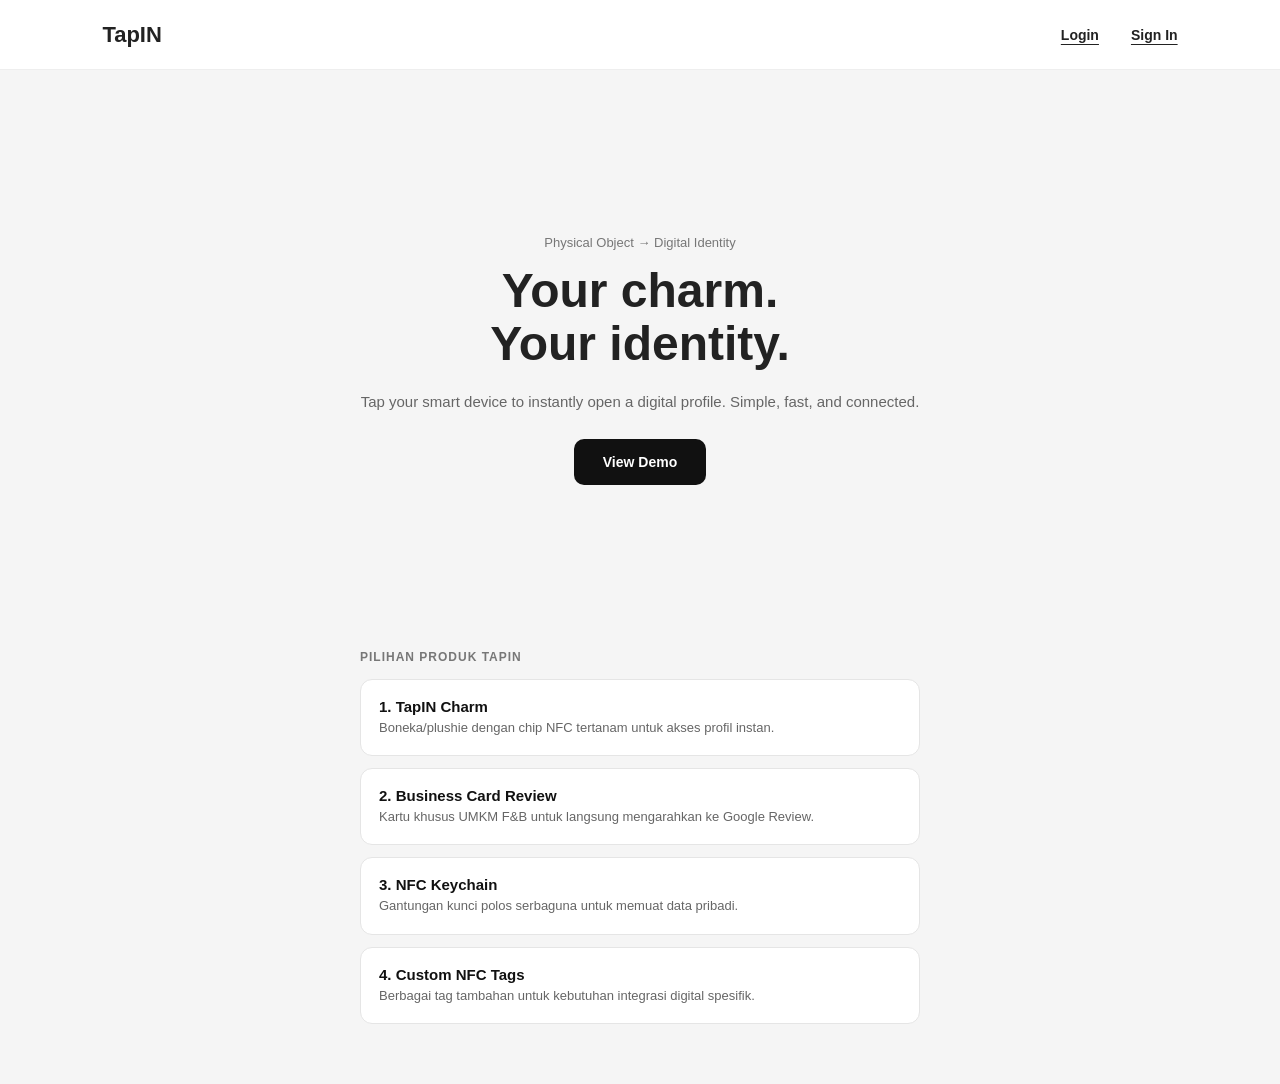
<file: index.html>
<!DOCTYPE html>
<html lang="en">
<head>
    <meta charset="UTF-8">
    <meta name="viewport" content="width=device-width, initial-scale=1.0">
    <title>TapIN</title>
    <link rel="stylesheet" href="style.css">
</head>
<body>

    <header class="navbar">
        <div class="logo">TapIN</div>
        <nav class="actions home-account-links" aria-label="Akun">
            <a href="account.html">Login</a>
            <a href="account.html?mode=register">Sign In</a>
        </nav>
    </header>

    <main class="hero">
        <div class="hero-content">
            <p class="tagline">Physical Object → Digital Identity</p>
            <h1>Your charm.<br>Your identity.</h1>
            <p class="description">
                Tap your smart device to instantly open a digital profile.
                Simple, fast, and connected.
            </p>
            <a href="profile.html?id=FTH003" class="button">View Demo</a>
        </div>
    </main>

    <section class="products-section">
        <h2>Pilihan Produk TapIN</h2>
        <div class="products-grid">
            <div class="product-card">
                <h3>1. TapIN Charm</h3>
                <p>Boneka/plushie dengan chip NFC tertanam untuk akses profil instan.</p>
            </div>
            <div class="product-card">
                <h3>2. Business Card Review</h3>
                <p>Kartu khusus UMKM F&B untuk langsung mengarahkan ke Google Review.</p>
            </div>
            <div class="product-card">
                <h3>3. NFC Keychain</h3>
                <p>Gantungan kunci polos serbaguna untuk memuat data pribadi.</p>
            </div>
            <div class="product-card">
                <h3>4. Custom NFC Tags</h3>
                <p>Berbagai tag tambahan untuk kebutuhan integrasi digital spesifik.</p>
            </div>
        </div>
    </section>


</body>
</html>
</file>
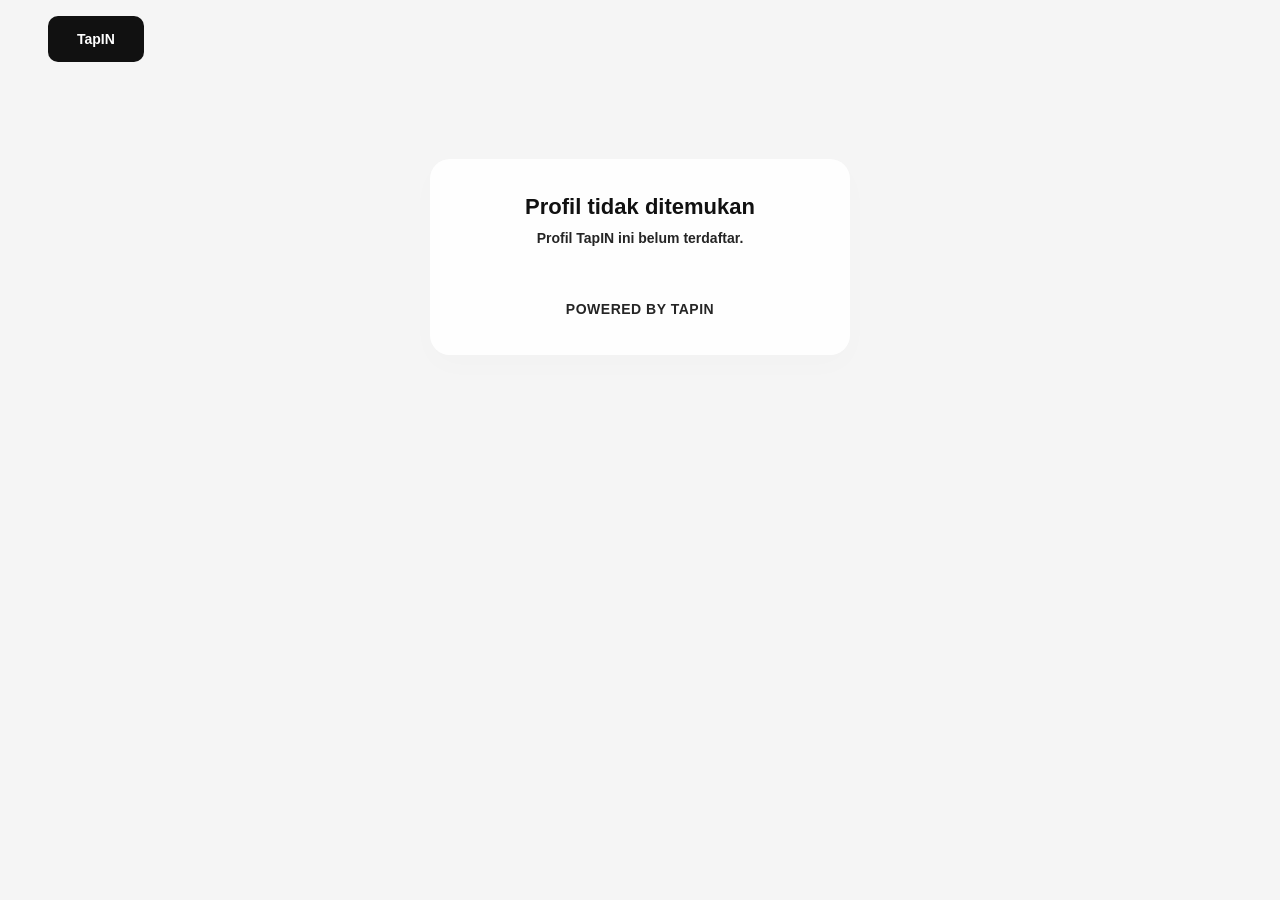
<file: profile.html>
<!doctype html>
<html lang="id">
<head>
    <meta charset="utf-8">
    <meta name="viewport" content="width=device-width, initial-scale=1">
    <title>Profil | TapIN</title>
    <link rel="stylesheet" href="/style.css">
</head>
<body class="profile-page">
    <nav class="profile-nav" aria-label="Navigasi profil">
        <a class="button" href="/">TapIN</a>
        <a class="button" id="profile-login" href="/account.html" hidden>Login</a>
        <div class="actions" id="profile-actions" hidden>
            <button class="button" type="button" id="edit-profile">Edit profil</button>
            <button class="secondary" type="button" id="logout">Logout</button>
        </div>
    </nav>
    <main class="profile-container">
        <div class="profile-card">
            <img id="profileImage" alt="Foto profil" class="profile-image" hidden>
            <h1 id="profileName">Memuat profil…</h1>
            <p id="profileBio"></p>
            <div id="links" class="links"></div>
            <p class="powered">Powered by TapIN</p>
        </div>
    </main>
    <p id="profile-status" role="status"></p>
    <dialog id="profile-editor" aria-labelledby="editor-title">
        <form id="profile-form">
            <h2 id="editor-title">Edit profil</h2>
            <label>Username<input name="username" maxlength="40" required></label>
            <label>Foto profil<input name="avatar" type="file" accept="image/jpeg,image/png,image/webp"></label>
            <label>Foto background<input name="background" type="file" accept="image/jpeg,image/png,image/webp"></label>
            <fieldset>
                <legend>Tautan profil</legend>
                <div id="link-fields"></div>
                <button type="button" class="secondary" id="add-link">Tambah tautan</button>
            </fieldset>
            <p id="edit-status" role="status"></p>
            <div class="actions">
                <button type="submit" class="button">Simpan</button>
                <button type="button" class="secondary" id="cancel-edit">Batal</button>
            </div>
        </form>
    </dialog>
    <template id="link-template">
        <div class="link-row">
            <label>Jenis<select name="kind"></select></label>
            <label>Judul tampilan<input name="label" maxlength="60" placeholder="Opsional"></label>
            <label>Alamat<input name="address" maxlength="500" required></label>
            <button type="button" class="secondary">Hapus tautan</button>
        </div>
    </template>
    <script src="/script.js" defer></script>
</body>
</html>
</file>
<file: style.css>
* {
    margin: 0;
    padding: 0;
    box-sizing: border-box;
}

body {
    font-family: Arial, Helvetica, sans-serif;
    background: #f5f5f5;
    color: #222;
}

.navbar {
    height: 70px;
    padding: 0 8%;
    display: flex;
    align-items: center;
    justify-content: space-between;
    background: white;
    border-bottom: 1px solid #eee;
}

.logo {
    font-size: 22px;
    font-weight: bold;
}

.navbar a {
    text-decoration: none;
    color: #222;
    font-size: 14px;
    font-weight: 600;
}

.hero {
    min-height: calc(70vh - 70px);
    display: flex;
    justify-content: center;
    align-items: center;
    text-align: center;
    padding: 40px 20px 20px 20px;
}

.hero-content {
    max-width: 600px;
}

.tagline {
    margin-bottom: 15px;
    font-size: 13px;
    color: #777;
    font-weight: 500;
}

.hero h1 {
    font-size: 48px;
    line-height: 1.1;
    margin-bottom: 20px;
}

.description {
    color: #666;
    line-height: 1.6;
    margin-bottom: 25px;
    font-size: 15px;
}

.button {
    display: inline-block;
    padding: 14px 28px;
    background: #111;
    color: white;
    text-decoration: none;
    border-radius: 10px;
    font-weight: 600;
    font-size: 14px;
}

.products-section {
    max-width: 600px;
    margin: 0 auto;
    padding: 20px 20px 60px 20px;
}

.products-section h2 {
    font-size: 12px;
    text-transform: uppercase;
    letter-spacing: 1px;
    color: #777;
    margin-bottom: 15px;
}

.products-grid {
    display: flex;
    flex-direction: column;
    gap: 12px;
}

.product-card {
    background: #ffffff;
    padding: 18px;
    border-radius: 12px;
    border: 1px solid #e5e5e5;
}

.product-card h3 {
    font-size: 15px;
    font-weight: bold;
    color: #111;
    margin-bottom: 4px;
}

.product-card p {
    font-size: 13px;
    color: #666;
    line-height: 1.4;
}

.profile-container {
    min-height: 100vh;
    display: flex;
    justify-content: center;
    align-items: center;
    padding: 30px 20px;
}


.profile-card {
    width: 100%;
    max-width: 420px;
    background: rgba(255, 255, 255, 0.085);
    backdrop-filter: blur(0px);
    -webkit-backdrop-filter: blur(10px);
    padding: 35px 25px;
    border-radius: 20px;
    text-align: center;
    box-shadow: 0 10px 30px rgba(0, 0, 0, 0.015);
}

.profile-image {
    width: 110px;
    height: 110px;
    object-fit: cover;
    border-radius: 50%;
    margin-bottom: 20px;
    border: 3px solid #ffffff;
}

.profile-card h1 {
    margin-bottom: 8px;
    font-size: 22px;
    color: #111111;
}

.profile-card p {
    color: #252525!important;
    font-size: 14px;
    line-height: 1.5;
    font-weight: 600;
}

.links {
    display: flex;
    flex-direction: column;
    gap: 12px;
    margin-top: 25px;
}

.profile-link {
    display: block;
    padding: 14px;
    border-radius: 10px;
    background: rgba(255, 255, 255, 0.55);
    backdrop-filter: blur(5px);
    -webkit-backdrop-filter: blur(5px);
    color: #111;
    text-decoration: none;
    font-weight: 600;
    font-size: 14px;
    transition: 0.2s;
    border: 1px solid rgba(255, 255, 255, 0.6);
}

.profile-link:hover {
    background: rgba(255, 255, 255, 0.9);
}

.powered {
    margin-top: 25px;
    font-size: 11px;
    color: #666 !important;
    letter-spacing: 0.5px;
    text-transform: uppercase;
}

@media (max-width: 600px) {
    .hero h1 {
        font-size: 36px;
    }
    .navbar {
        padding: 0 20px;
    }
}
[hidden] { display: none !important; }
.actions { display: flex; align-items: center; gap: .75rem; flex-wrap: wrap; }
.actions a { color: #222; }
button { font: inherit; cursor: pointer; }
.button, .secondary { border: 1px solid transparent; }
button:disabled { opacity: .55; cursor: wait; }
.secondary { padding: .65rem .9rem; border-radius: 10px; background: #fff; border-color: #d3d3d3; color: #222; }
.profile-page { background-size: cover; background-position: center; background-attachment: fixed; }
.profile-nav { display: flex; justify-content: space-between; gap: 1rem; padding: 1rem clamp(1rem, 5vw, 3rem); }
.profile-container { min-height: calc(100vh - 82px); align-items: start; padding-top: clamp(2rem, 9vh, 6rem); }
.profile-card { background: rgba(255, 255, 255, .91); overflow-wrap: anywhere; }
.account-card, dialog {
    width: min(100% - 2rem, 480px);
    padding: clamp(1rem, 4vw, 2rem);
    border: 1px solid #e5e5e5;
    border-radius: 18px;
    background: #fff;
}
.account-card h1 { margin: 1rem 0; }
dialog { margin: auto; max-height: calc(100dvh - 2rem); overflow: auto; }
dialog::backdrop { background: rgba(0, 0, 0, .55); }
form, .link-row, #link-fields { display: grid; gap: .85rem; }
form label { display: grid; gap: .35rem; font-weight: 600; }
form input, form select {
    min-width: 0;
    width: 100%;
    padding: .65rem;
    font: inherit;
    font-weight: 400;
    border: 1px solid #ccc;
    border-radius: 8px;
    background: #fff;
}
fieldset { padding: .85rem; border: 1px solid #ddd; border-radius: 10px; min-width: 0; }
.link-row { margin-bottom: .85rem; padding-bottom: .85rem; border-bottom: 1px solid #e5e5e5; }
[role="status"]:not(:empty) { line-height: 1.5; margin: .75rem 0; }
#profile-status:not(:empty) {
    position: fixed;
    bottom: 1rem;
    right: 1rem;
    padding: .75rem 1rem;
    border-radius: 10px;
    background: white;
}

.account-layout {
    width: min(100% - 2rem, 480px);
    margin: clamp(1.25rem, 6vw, 3rem) auto;
}

.account-back {
    margin-bottom: .75rem;
    min-height: 44px;
}

.account-card {
    width: 100%;
    box-shadow: 0 12px 36px rgba(24, 30, 43, .08);
}

.account-tabs {
    display: grid;
    grid-template-columns: repeat(2, minmax(0, 1fr));
    gap: .25rem;
    padding: .25rem;
    border-radius: 12px;
    background: #f0f1f4;
}

.account-tabs a {
    padding: .7rem .5rem;
    border-radius: 9px;
    color: #404858;
    text-align: center;
    font-size: .875rem;
    font-weight: 700;
    text-decoration: none;
}

.account-tabs a[aria-current="page"] {
    color: #171c26;
    background: white;
    box-shadow: 0 1px 4px rgba(24, 30, 43, .13);
}

.account-card h1 {
    margin: 1.5rem 0 1.15rem;
    font-size: clamp(1.65rem, 5vw, 2rem);
    letter-spacing: -.025em;
}

#account-form { gap: 1rem; }

#account-form label {
    gap: .45rem;
    color: #262c39;
    font-size: .875rem;
}

#account-form input {
    min-height: 48px;
    padding: .7rem .85rem;
    border: 1px solid #afb6c3;
    border-radius: 10px;
    background: #fcfcfd;
    color: #171c26;
    font-size: 1rem;
}

#account-form input::placeholder { color: #687082; }

#account-form input:focus {
    border-color: #3557c0;
    background: white;
}

.account-card :focus-visible {
    outline: 2px solid #3557c0;
    outline-offset: 3px;
}

#reset-link {
    justify-self: end;
    color: #29479d;
    font-size: .875rem;
    font-weight: 600;
    text-underline-offset: 3px;
}

#account-form button { min-height: 46px; }
.account-card button:disabled { cursor: default; }
.account-card #status:not(:empty) {
    padding: .75rem .9rem;
    border-radius: 10px;
    background: #edf1fa;
    color: #293852;
    font-size: .875rem;
}

/* Give touch controls and panels room on phones and tablets. */
@media (max-width: 1024px) {
    .profile-nav, .navbar {
        min-height: 70px;
        height: auto;
        align-items: center;
        flex-wrap: wrap;
        column-gap: 1rem;
        row-gap: .5rem;
        padding: .65rem clamp(.75rem, 4vw, 2rem);
    }

    .navbar .actions:not(.home-account-links), #profile-actions {
        justify-content: flex-end;
        gap: .5rem;
        min-width: 0;
    }

    .navbar a, .profile-nav .button, .profile-nav .secondary, .account-tabs a, #reset-link {
        display: inline-flex;
        align-items: center;
        justify-content: center;
        min-height: 44px;
    }

    #profile-form :is(button, input, select), #verify button {
        min-height: 44px;
    }

    :is(.account-card, #profile-editor) {
        overflow-wrap: anywhere;
    }

    #profile-editor {
        max-height: calc(100vh - 1rem);
        max-height: calc(100dvh - 1rem);
        overscroll-behavior: contain;
        -webkit-overflow-scrolling: touch;
    }

    #profile-form input[type="file"] {
        max-width: 100%;
    }

    .profile-container {
        min-height: calc(100svh - 70px);
    }

    .profile-card {
        padding-inline: clamp(1rem, 4vw, 1.75rem);
    }

    #profile-status:not(:empty) {
        inset-inline-end: max(.75rem, env(safe-area-inset-right));
        bottom: max(.75rem, env(safe-area-inset-bottom));
        max-inline-size: calc(100% - 2rem);
        overflow-wrap: anywhere;
    }
}

@media (pointer: coarse) {
    .profile-page { background-attachment: scroll; }
}

@media (max-width: 480px) {
    .hero {
        min-height: auto;
        padding: 3.25rem 1rem 2rem;
    }

    .profile-nav :is(.button, .secondary) {
        padding-inline: .85rem;
    }

    #profile-editor, .account-layout {
        width: calc(100% - 1.25rem);
    }

    #profile-form .actions > button {
        flex: 1 1 auto;
    }
}


.navbar .home-account-links {
    gap: clamp(1.25rem, 4vw, 2rem);
}

.navbar .home-account-links a {
    text-decoration: underline;
    text-underline-offset: .25em;
}
</file>
